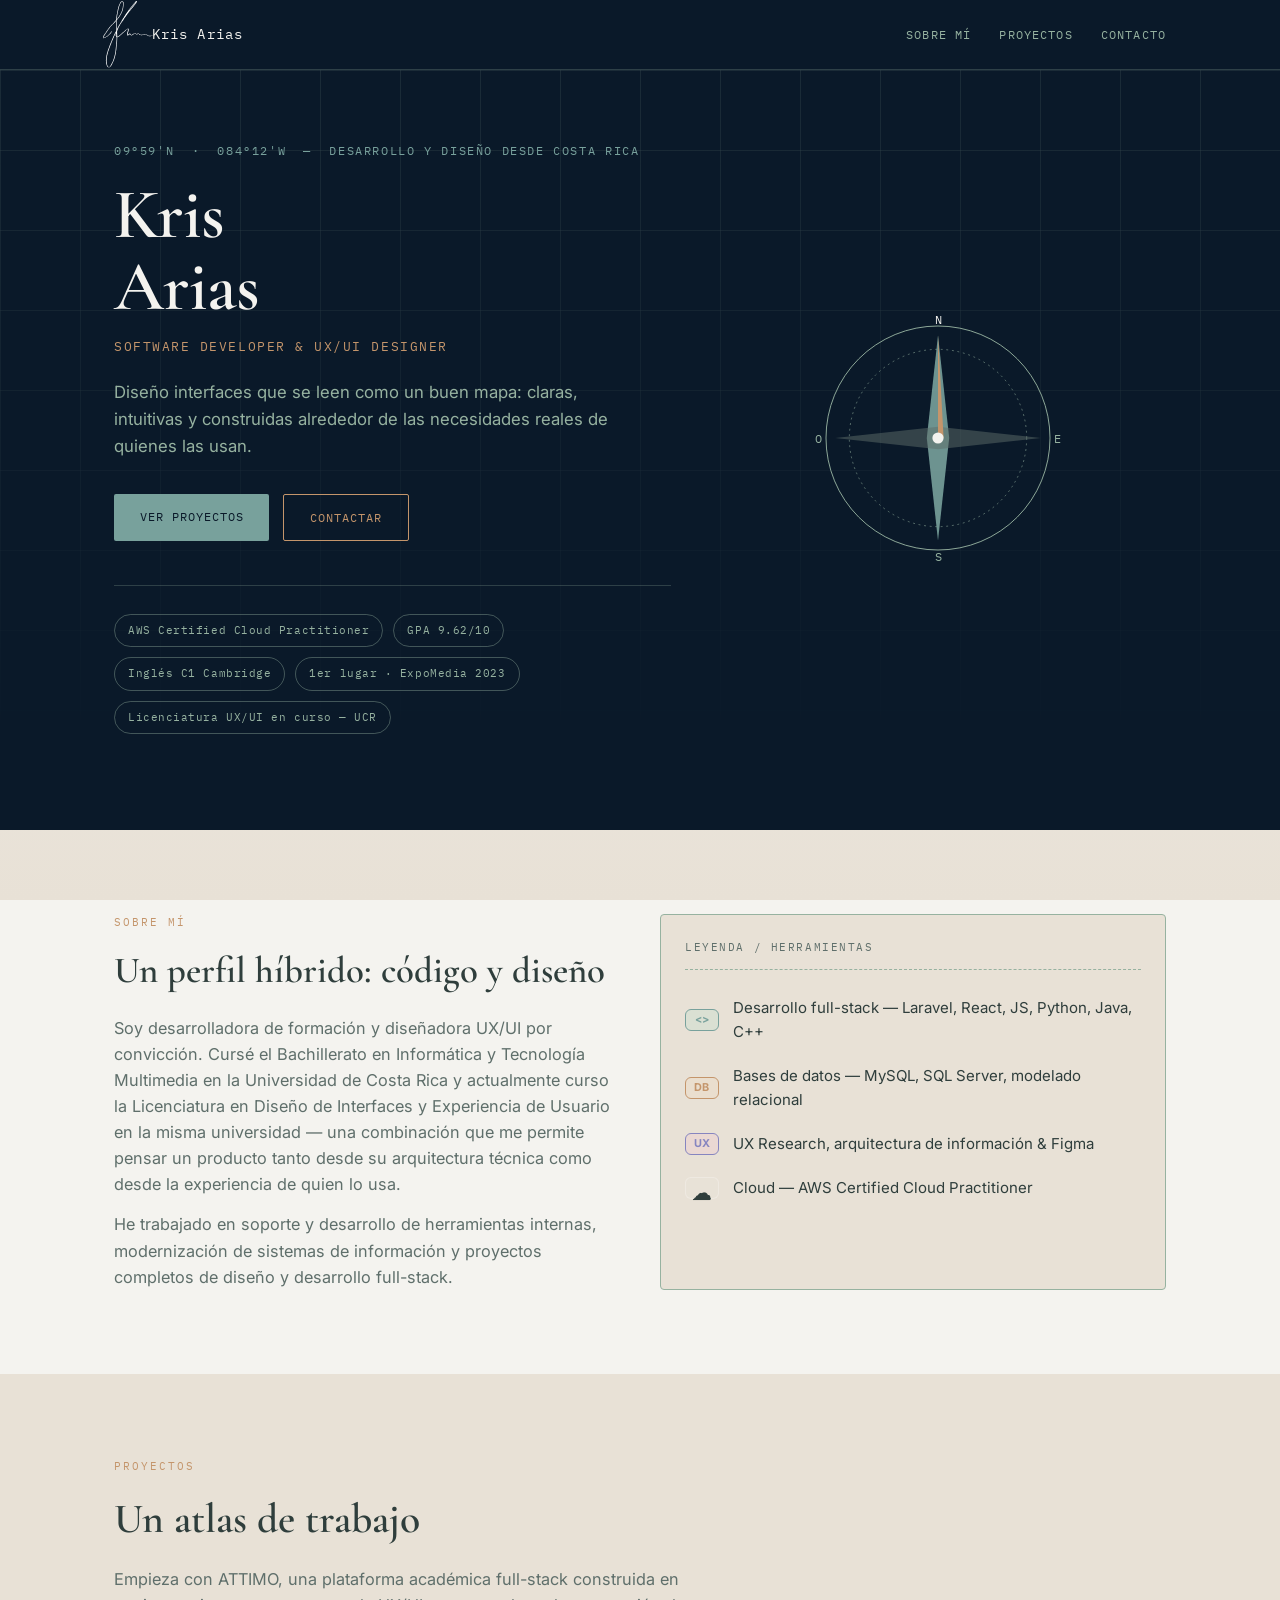
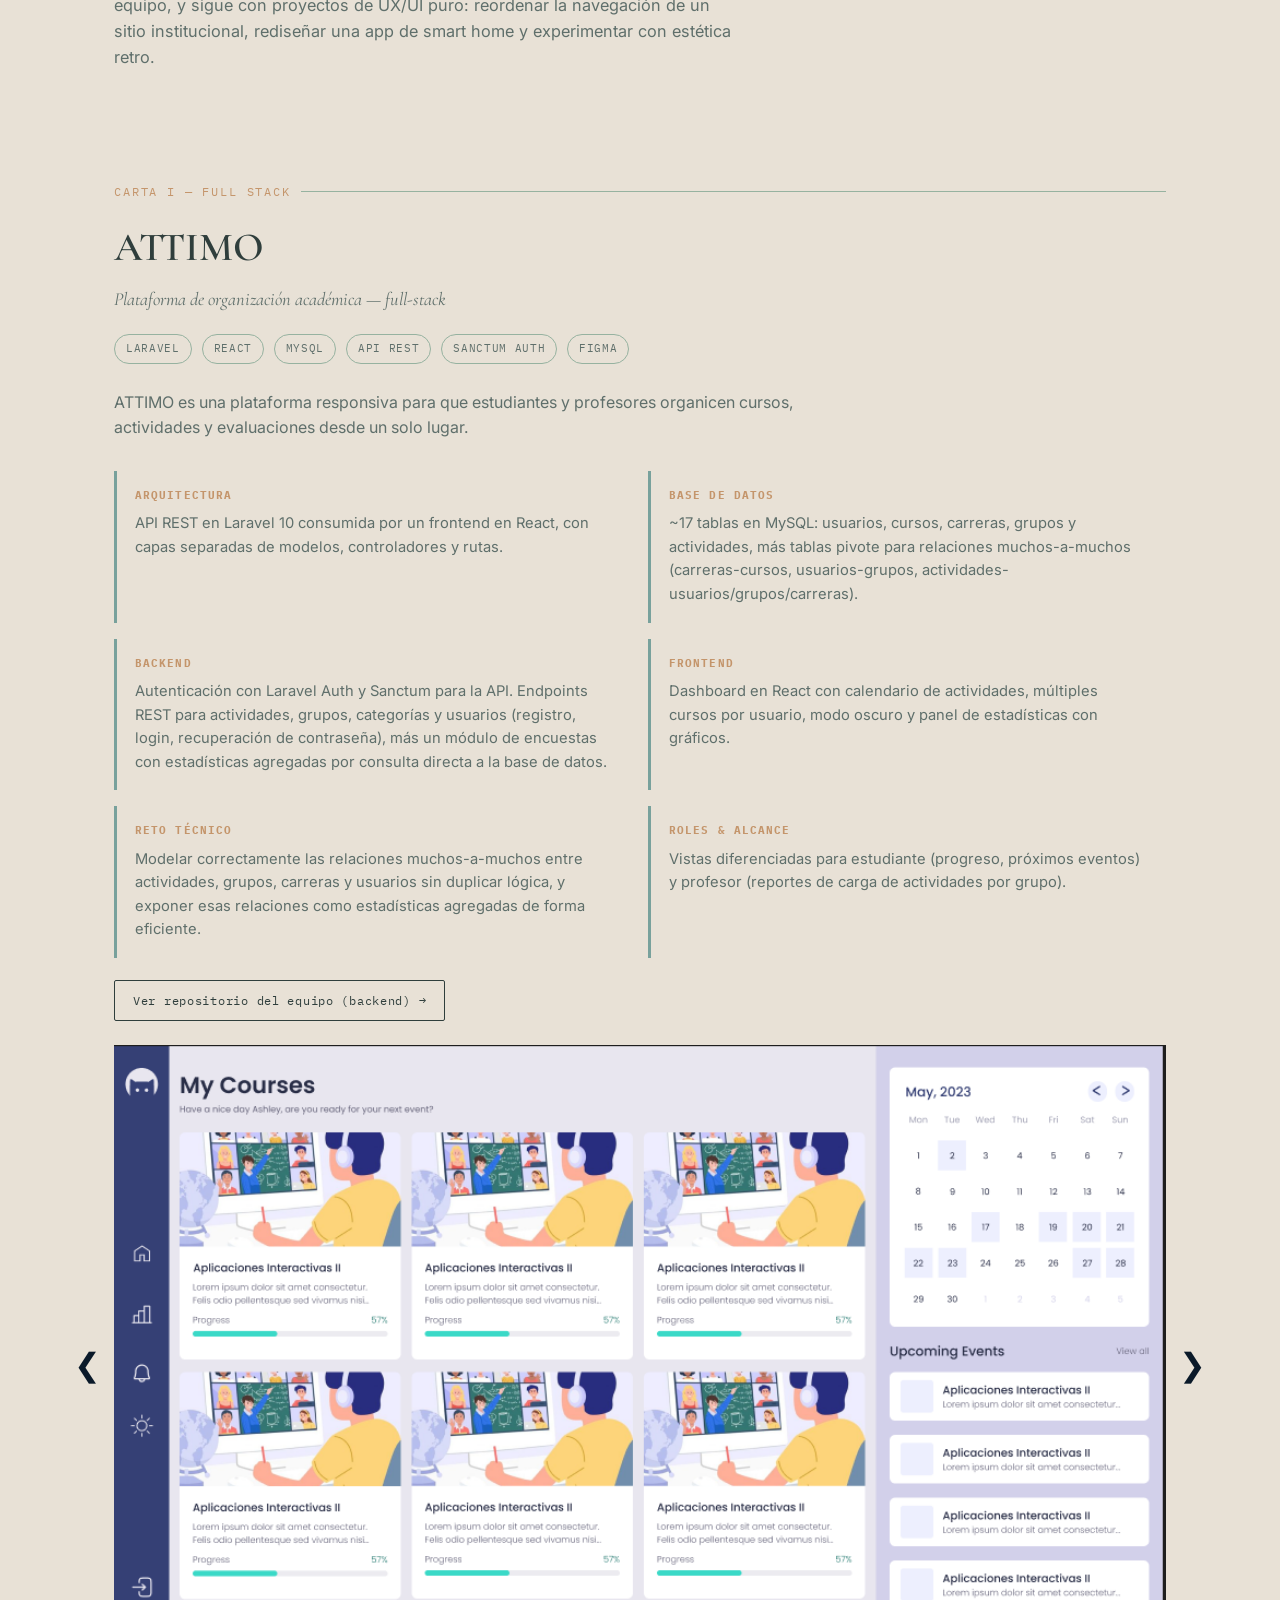
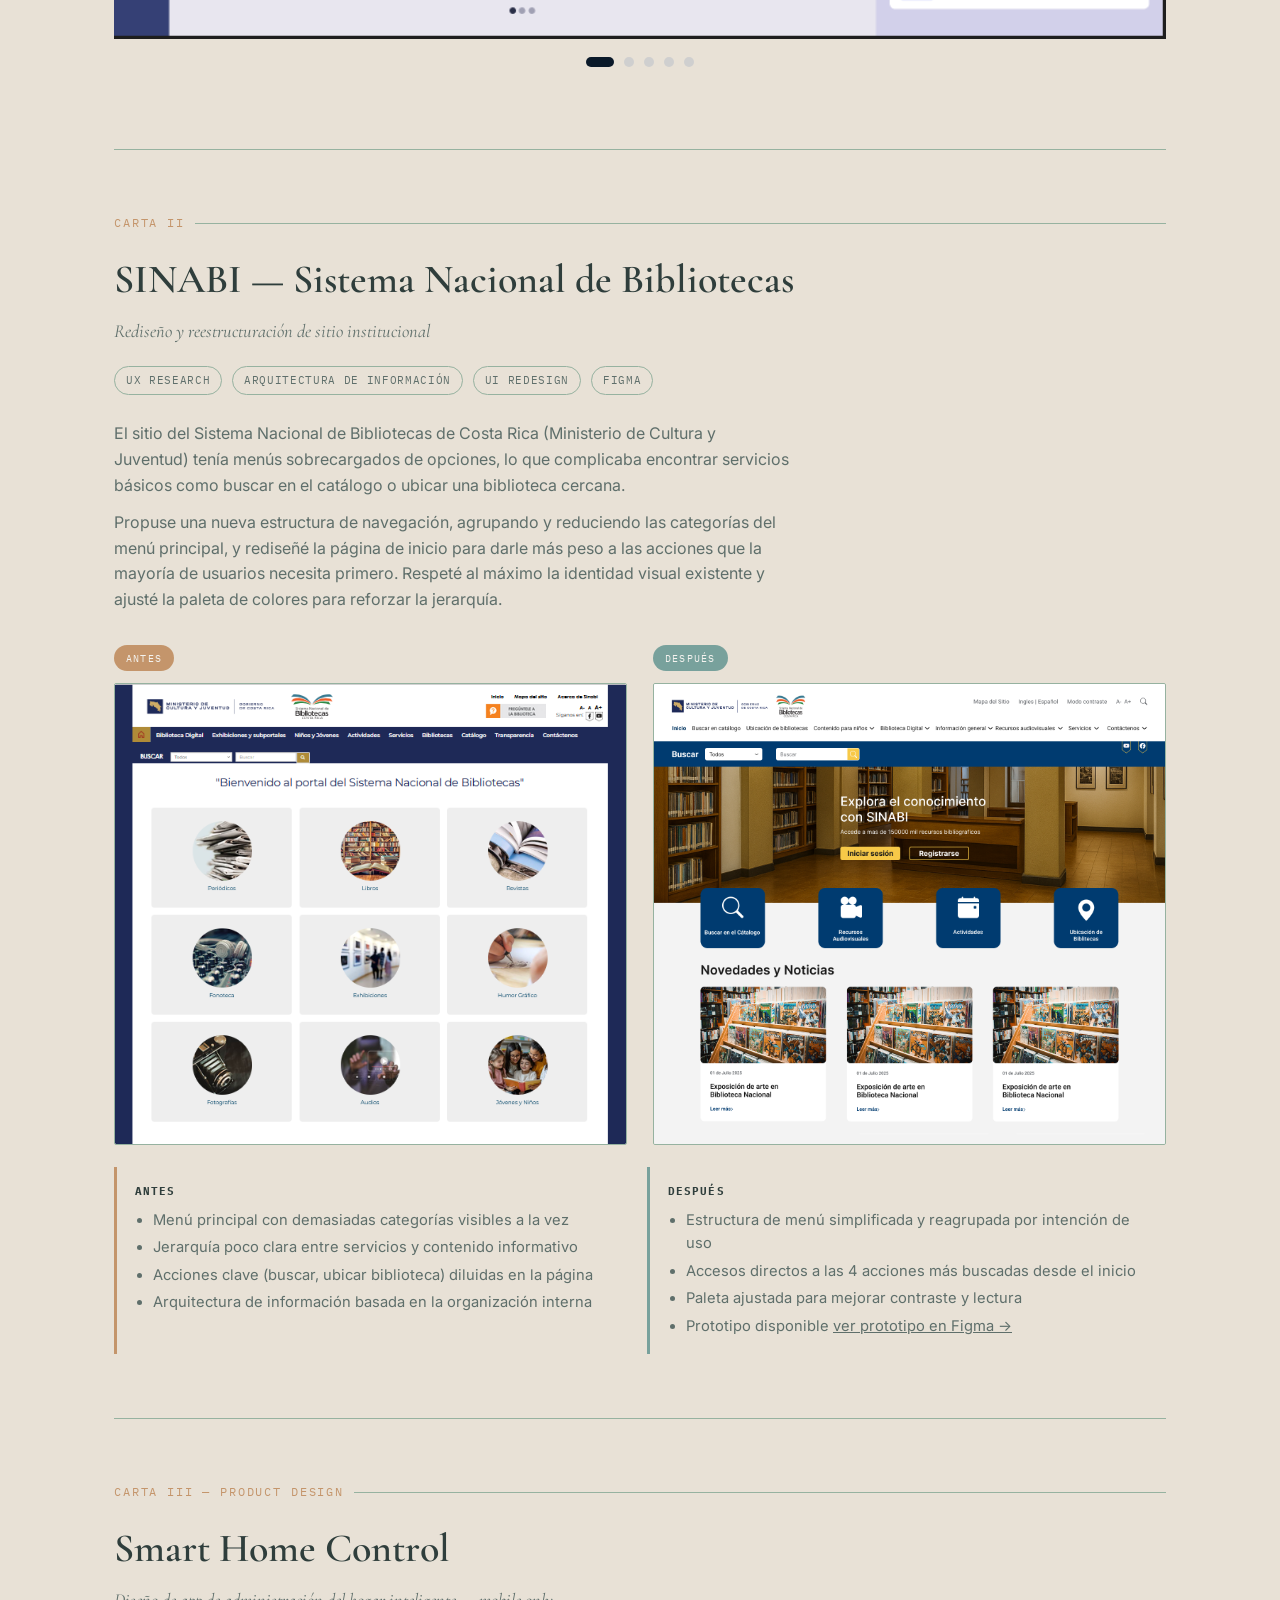
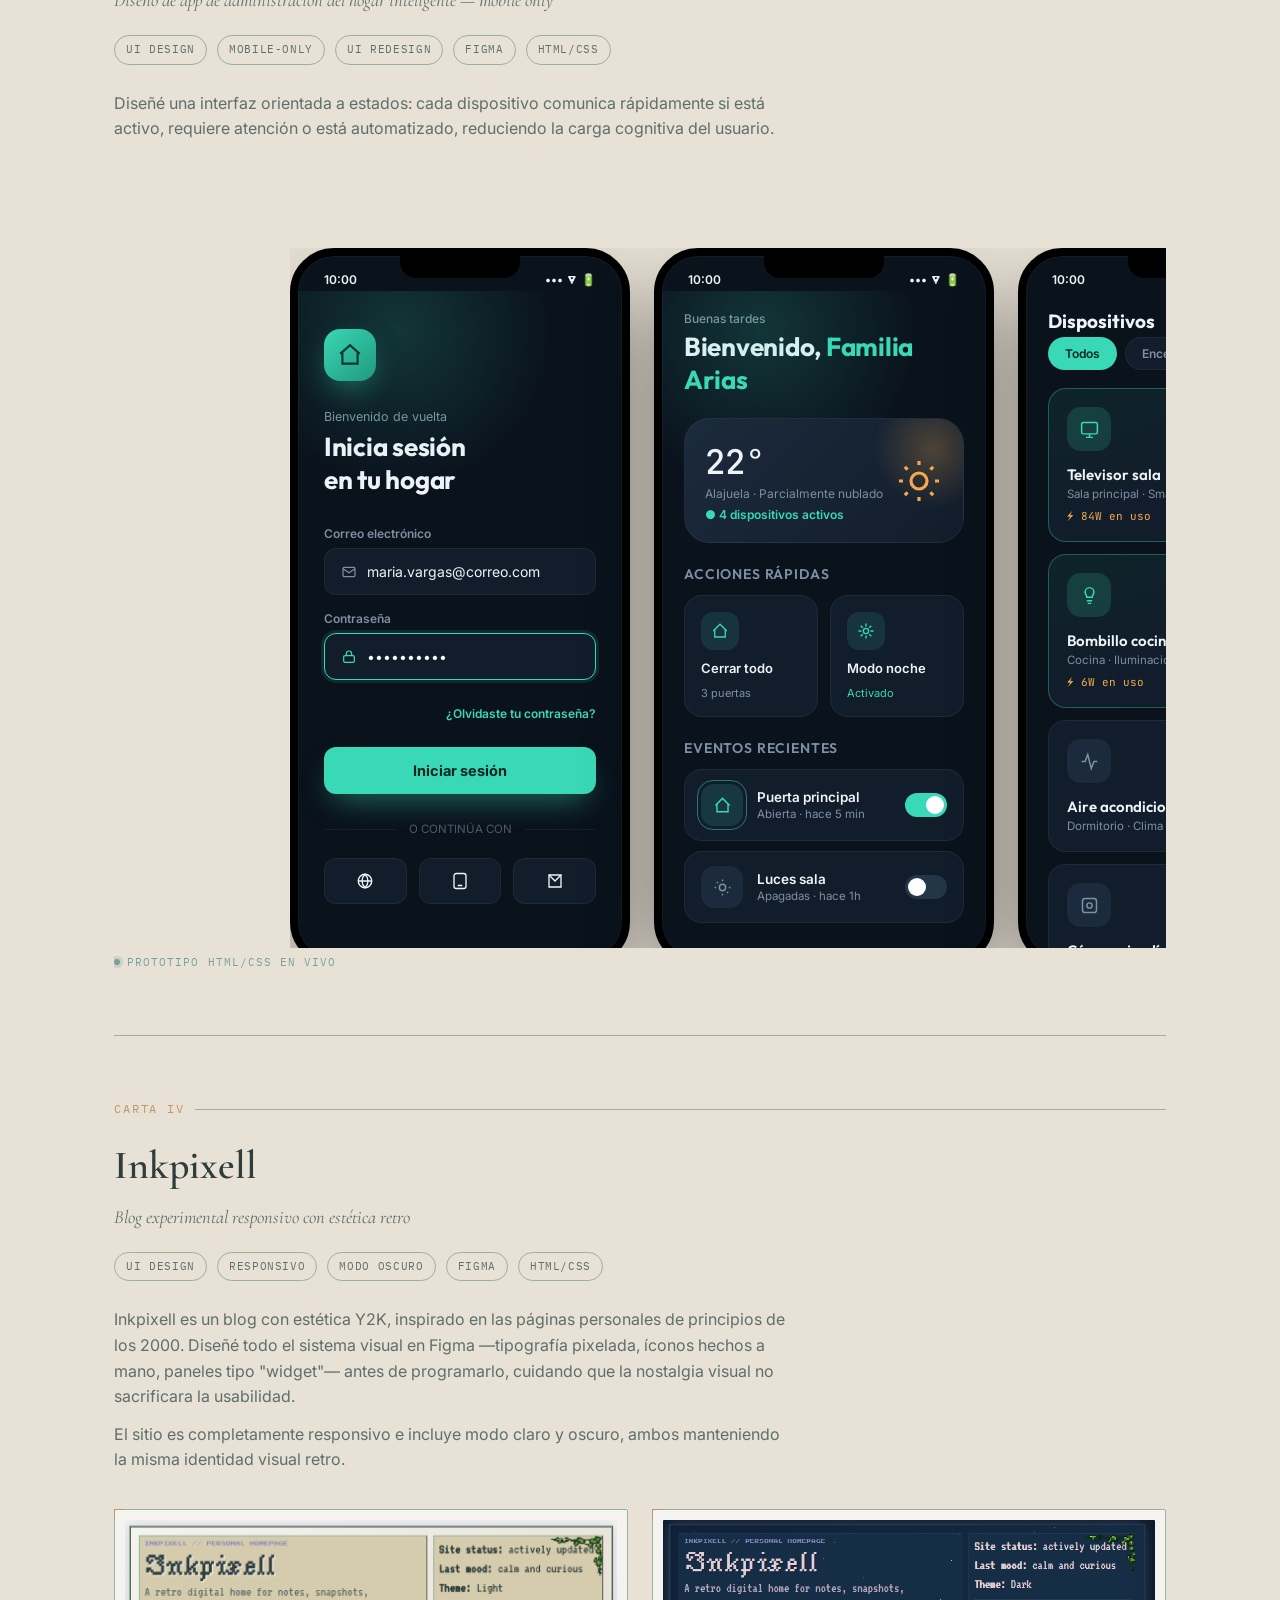
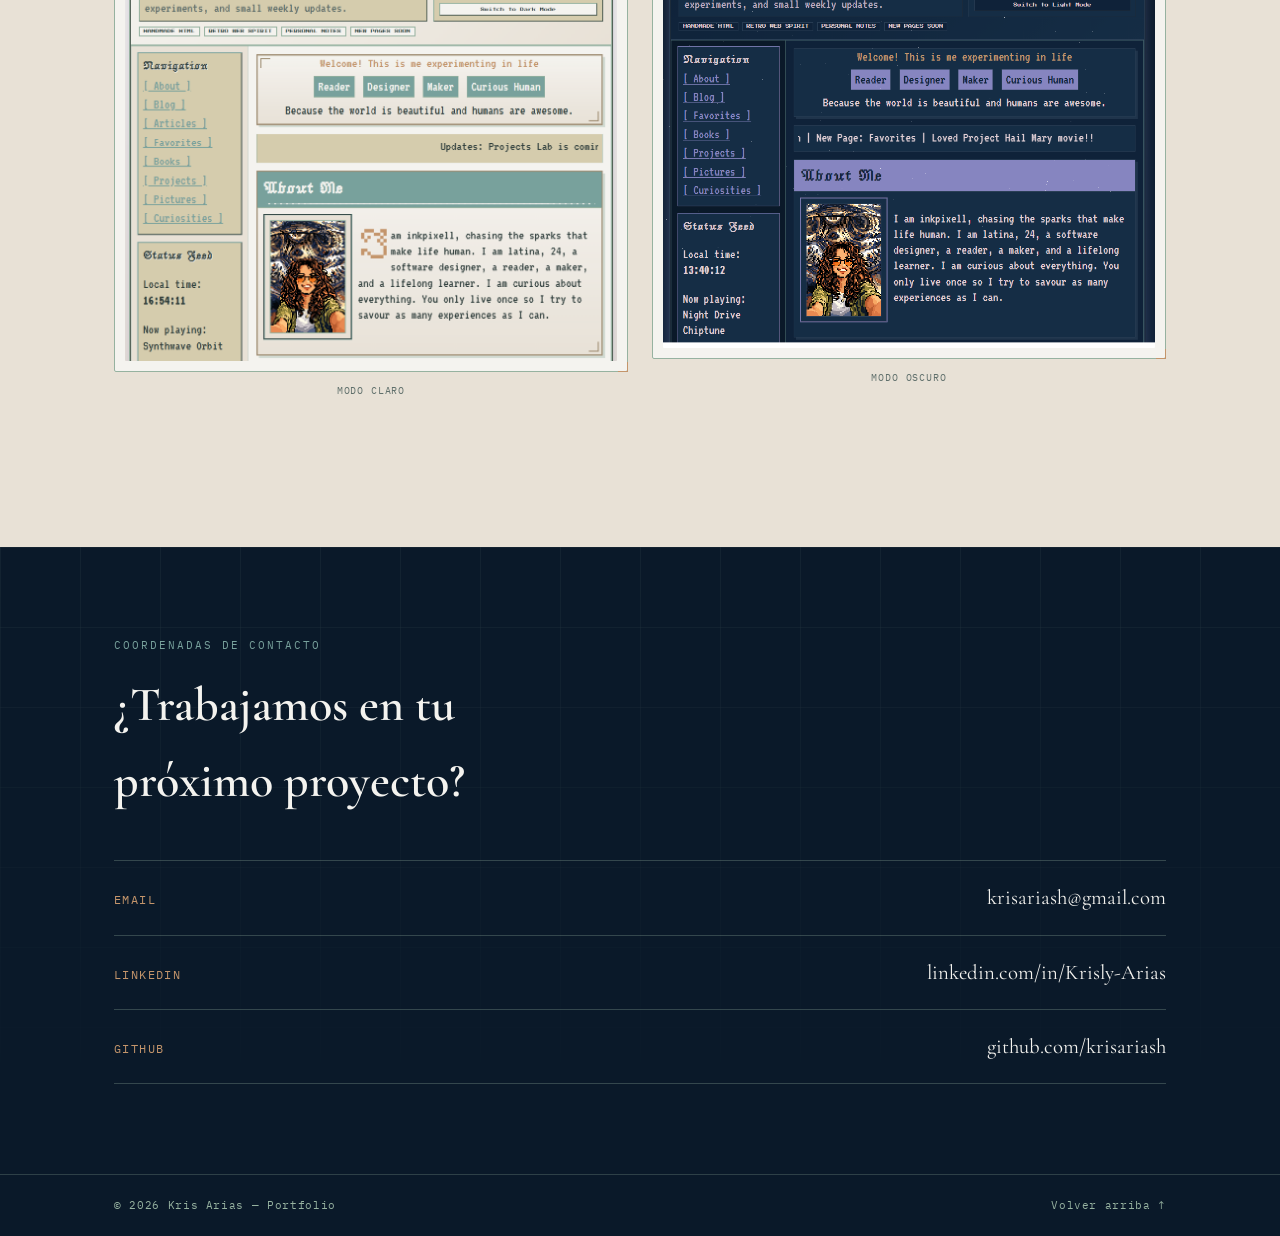
<file: index.html>
<!DOCTYPE html>
<html lang="es">
<head>
<meta charset="UTF-8">
<meta name="viewport" content="width=device-width, initial-scale=1.0">
<title>Kris Arias — Developer &amp; UX/UI Designer</title>
<link rel="preconnect" href="https://fonts.googleapis.com">
<link href="https://fonts.googleapis.com/css2?family=Cormorant+Garamond:ital,wght@0,400;0,500;0,600;1,500&family=Inter:wght@400;500;600;700&family=IBM+Plex+Mono:wght@400;500&display=swap" rel="stylesheet">
<link rel="stylesheet" href="portfolio.css">

</head>
<body>

<nav>
  <div class="nav-inner">
    <a class="brand" href="#top">
      <img class="brand-mark" src="images/firmav1W.svg" alt="Logo" />
      Kris Arias
    </a>
    <div class="nav-links">
      <a href="#sobre-mi">Sobre mí</a>
      <a href="#proyectos">Proyectos</a>
      <a href="#contacto">Contacto</a>
    </div>
  </div>
</nav>

<header class="hero" id="top">
  <div class="graticule"></div>
  <div class="wrap hero-inner">
    <div>
      <div class="hero-coords">09°59'N &nbsp;·&nbsp; 084°12'W &nbsp;—&nbsp; DESARROLLO Y DISEÑO DESDE COSTA RICA</div>
      <h1>Kris<br>Arias</h1>
      <div class="hero-role">Software Developer &amp; UX/UI Designer</div>
      <p class="hero-tagline">Diseño interfaces que se leen como un buen mapa: claras, intuitivas y construidas alrededor de las necesidades reales de quienes las usan.</p>
      <div class="hero-ctas">
        <a class="btn btn-primary" href="#proyectos">Ver proyectos</a>
        <a class="btn btn-outline" href="#contacto">Contactar</a>
      </div>
      <div class="credentials">
        <span class="credential">AWS Certified Cloud Practitioner</span>
        <span class="credential">GPA 9.62/10</span>
        <span class="credential">Inglés C1 Cambridge</span>
        <span class="credential">1er lugar · ExpoMedia 2023</span>
        <span class="credential">Licenciatura UX/UI en curso — UCR</span>
      </div>
    </div>
    <div class="compass-wrap">
      <svg class="compass" viewBox="0 0 300 300" fill="none">
        <circle cx="150" cy="150" r="120" stroke="#96B2A0" stroke-width="1"/>
        <circle cx="150" cy="150" r="95" stroke="#96B2A0" stroke-width="0.6" stroke-dasharray="2 4"/>
        <g class="spin">
          <path d="M150 40 L162 150 L150 260 L138 150 Z" fill="#78A19C" opacity="0.9"/>
          <path d="M40 150 L150 138 L260 150 L150 162 Z" fill="#5F6F6B" opacity="0.5"/>
          <path d="M150 40 L156 150 L150 150 Z" fill="#C4956B"/>
        </g>
        <circle cx="150" cy="150" r="6" fill="#F4F3EF"/>
        <text x="150" y="28" text-anchor="middle" fill="#F4F3EF" font-family="IBM Plex Mono" font-size="13">N</text>
        <text x="150" y="282" text-anchor="middle" fill="#96B2A0" font-family="IBM Plex Mono" font-size="13">S</text>
        <text x="278" y="155" text-anchor="middle" fill="#96B2A0" font-family="IBM Plex Mono" font-size="13">E</text>
        <text x="22" y="155" text-anchor="middle" fill="#96B2A0" font-family="IBM Plex Mono" font-size="13">O</text>
      </svg>
    </div>
  </div>
</header>

<section id="sobre-mi">
  <div class="wrap">
    <div class="about-grid">
      <div class="about-text">
        <div class="eyebrow">Sobre mí</div>
        <h2 style="font-family: var(--font-display); font-weight:600; font-size: clamp(1.7rem, 3.6vw, 2.3rem); margin-top:10px;">Un perfil híbrido: código y diseño</h2>
        <p>Soy desarrolladora de formación y diseñadora UX/UI por convicción. Cursé el Bachillerato en Informática y Tecnología Multimedia en la Universidad de Costa Rica y actualmente curso la Licenciatura en Diseño de Interfaces y Experiencia de Usuario en la misma universidad — una combinación que me permite pensar un producto tanto desde su arquitectura técnica como desde la experiencia de quien lo usa.</p>
        <p>He trabajado en soporte y desarrollo de herramientas internas, modernización de sistemas de información y proyectos completos de diseño y desarrollo full-stack.</p>
      </div>
     <div class="legend">
        <div class="legend-title">Leyenda / Herramientas</div>

        <div class="legend-item">
          <span class="legend-mark stack"><></span>
          Desarrollo full-stack — Laravel, React, JS, Python, Java, C++
        </div>

        <div class="legend-item">
          <span class="legend-mark data">DB</span>
          Bases de datos — MySQL, SQL Server, modelado relacional
        </div>

        <div class="legend-item">
          <span class="legend-mark ux">UX</span>
          UX Research, arquitectura de información &amp; Figma
        </div>

        <div class="legend-item">
          <span class="legend-mark cloud">☁</span>
          Cloud — AWS Certified Cloud Practitioner
        </div>
      </div>
    </div>
  </div>
</section>

<section id="proyectos" style="background: var(--light-secondary); padding-top: 0;">
  <div class="wrap">
    <div class="section-head" style="padding-top: 84px;">
      <div class="eyebrow">Proyectos</div>
      <h2>Un atlas de trabajo</h2>
      <p>Empieza con ATTIMO, una plataforma académica full-stack construida en equipo, y sigue con proyectos de UX/UI puro: reordenar la navegación de un sitio institucional, rediseñar una app de smart home y experimentar con estética retro.</p>
    </div>

    <!-- ATTIMO -->
    <article class="plate">
      <div class="plate-label">Carta I — Full Stack</div>
      <h3 class="plate-title">ATTIMO</h3>
      <p class="plate-subtitle">Plataforma de organización académica — full-stack</p>
      <div class="plate-meta">
        <span class="tag">Laravel</span>
        <span class="tag">React</span>
        <span class="tag">MySQL</span>
        <span class="tag">API REST</span>
        <span class="tag">Sanctum Auth</span>
        <span class="tag">Figma</span>
      </div>
      <div class="plate-body">
        <p>ATTIMO es una plataforma responsiva para que estudiantes y profesores organicen cursos, actividades y evaluaciones desde un solo lugar.</p>
      </div>
      <div class="tech-grid">
        <div class="tech-item">
          <h4>Arquitectura</h4>
          <p>API REST en Laravel 10 consumida por un frontend en React, con capas separadas de modelos, controladores y rutas.</p>
        </div>
        <div class="tech-item">
          <h4>Base de datos</h4>
          <p>~17 tablas en MySQL: usuarios, cursos, carreras, grupos y actividades, más tablas pivote para relaciones muchos-a-muchos (carreras-cursos, usuarios-grupos, actividades-usuarios/grupos/carreras).</p>
        </div>
        <div class="tech-item">
          <h4>Backend</h4>
          <p>Autenticación con Laravel Auth y Sanctum para la API. Endpoints REST para actividades, grupos, categorías y usuarios (registro, login, recuperación de contraseña), más un módulo de encuestas con estadísticas agregadas por consulta directa a la base de datos.</p>
        </div>
        <div class="tech-item">
          <h4>Frontend</h4>
          <p>Dashboard en React con calendario de actividades, múltiples cursos por usuario, modo oscuro y panel de estadísticas con gráficos.</p>
        </div>
        <div class="tech-item">
          <h4>Reto técnico</h4>
          <p>Modelar correctamente las relaciones muchos-a-muchos entre actividades, grupos, carreras y usuarios sin duplicar lógica, y exponer esas relaciones como estadísticas agregadas de forma eficiente.</p>
        </div>
        <div class="tech-item">
          <h4>Roles &amp; alcance</h4>
          <p>Vistas diferenciadas para estudiante (progreso, próximos eventos) y profesor (reportes de carga de actividades por grupo).</p>
        </div>
      </div>
      <a class="repo-link" href="https://github.com/allyprz/AttimoBackend" target="_blank" rel="noopener">Ver repositorio del equipo (backend) →</a>

<div class="project-carousel">

  <div class="carousel-slide active">
    <img src="images/attimo-dashboard.png" alt="Dashboard principal de ATTIMO">

  </div>

  <div class="carousel-slide">
    <img src="images/attimo-calendar.png" alt="Vista mobile de ATTIMO">

  </div>

  <div class="carousel-slide">
    <img src="images/attimo-Profile(1).png" alt="Reporte de actividades">

  </div>

  <div class="carousel-slide">
    <img src="images/attimo-Profile_ Dark.png" alt="Reporte de actividades">

  </div>

  <div class="carousel-slide">
    <img src="images/attimo-Statistics.png" alt="Reporte de actividades">

  </div>


<button class="carousel-btn prev" type="button">❮</button>
<button class="carousel-btn next" type="button">❯</button>

  <div class="carousel-dots"></div>

</div>

    </article>

    <!-- SINABI -->
    <article class="plate">
      <div class="plate-label">Carta II</div>
      <h3 class="plate-title">SINABI — Sistema Nacional de Bibliotecas</h3>
      <p class="plate-subtitle">Rediseño y reestructuración de sitio institucional</p>
      <div class="plate-meta">
        <span class="tag">UX Research</span>
        <span class="tag">Arquitectura de información</span>
        <span class="tag">UI Redesign</span>
        <span class="tag">Figma</span>
      </div>
      <div class="plate-body">
        <p>El sitio del Sistema Nacional de Bibliotecas de Costa Rica (Ministerio de Cultura y Juventud) tenía menús sobrecargados de opciones, lo que complicaba encontrar servicios básicos como buscar en el catálogo o ubicar una biblioteca cercana.</p>
        <p>Propuse una nueva estructura de navegación, agrupando y reduciendo las categorías del menú principal, y rediseñé la página de inicio para darle más peso a las acciones que la mayoría de usuarios necesita primero. Respeté al máximo la identidad visual existente y ajusté la paleta de colores para reforzar la jerarquía.</p>
      </div>
      <div class="compare-grid">
        <div class="compare-col">
          <span class="compare-tag before">Antes</span>
          <div class="chart-frame compare-img"><img src="images/sinabi-home-before.png" alt="Página principal original de SINABI, antes del rediseño"></div>
        </div>
        <div class="compare-col">
          <span class="compare-tag after">Después</span>
          <div class="chart-frame compare-img"><img src="images/sinabi-home.png" alt="Propuesta de rediseño de la página principal de SINABI"></div>
        </div>
      </div>
      <div class="before-after">
        <div class="ba-col">
          <h4>Antes</h4>
          <ul>
            <li>Menú principal con demasiadas categorías visibles a la vez</li>
            <li>Jerarquía poco clara entre servicios y contenido informativo</li>
            <li>Acciones clave (buscar, ubicar biblioteca) diluidas en la página</li>
            <li>Arquitectura de información basada en la organización interna</li>     
          </ul>
        </div>
        <div class="ba-col after">
          <h4>Después</h4>
          <ul>
            <li>Estructura de menú simplificada y reagrupada por intención de uso</li>
            <li>Accesos directos a las 4 acciones más buscadas desde el inicio</li>
            <li>Paleta ajustada para mejorar contraste y lectura</li>
            <li>
              Prototipo disponible 
              <a href="https://www.figma.com/proto/K9uHmSilbcLlQ2EE9NEpWZ/Home-Sinabi--Copy-?node-id=1-2&t=BlJbbLlPAc4NqvrY-1&scaling=min-zoom&content-scaling=fixed&page-id=0%3A1&starting-point-node-id=1%3A2" target="_blank" rel="noopener">
                ver prototipo en Figma →
              </a>
            </li>

          </ul>
        </div>
      </div>
    </article>

    <!-- SMART HOME -->
    <article class="plate">
      <div class="plate-label">Carta III — Product Design</div>
      <h3 class="plate-title">Smart Home Control</h3>
      <p class="plate-subtitle">Diseño de app de administración del hogar inteligente — mobile only</p>
      <div class="plate-meta">
        <span class="tag">UI Design</span>
        <span class="tag">Mobile-only</span>
        <span class="tag">UI Redesign</span>
        <span class="tag">Figma</span>
        <span class="tag">HTML/CSS</span>
      </div>
      <div class="plate-body">
        <p>
      Diseñé una interfaz orientada a estados: cada dispositivo comunica rápidamente si está activo, requiere atención o está automatizado, reduciendo la carga cognitiva del usuario.
        </p>
      </div>

     <div class="proto-showcase">
  <div class="proto-shell">
    <div class="chart-frame proto-frame">
      <iframe 
        src="smarthome_prototype.html" 
        title="Prototipo en vivo: inicio de sesión y habitaciones de Smart Home Control"
        loading="lazy">
      </iframe>
    </div>

    <div class="proto-meta">
      <span class="proto-live-badge">
        <span class="proto-live-dot"></span>
        Prototipo HTML/CSS en vivo
      </span>

      <a class="proto-open-link" href="smarthome_prototype.html" target="_blank" rel="noopener">
        Abrir en pestaña completa ↗
      </a>
    </div>
  </div>
</div>
    </article>

    <!-- INKPIXELL -->
    <article class="plate">
      <div class="plate-label">Carta IV</div>
      <h3 class="plate-title">Inkpixell</h3>
      <p class="plate-subtitle">Blog experimental responsivo con estética retro 
      </p>
      <div class="plate-meta">
        <span class="tag">UI Design</span>
        <span class="tag">Responsivo</span>
        <span class="tag">Modo oscuro</span>
        <span class="tag">Figma</span>
        <span class="tag">HTML/CSS</span>
      </div>
      <div class="plate-body">
        <p>Inkpixell es un blog con estética Y2K, inspirado en las páginas personales de principios de los 2000. Diseñé todo el sistema visual en Figma —tipografía pixelada, íconos hechos a mano, paneles tipo "widget"— antes de programarlo, cuidando que la nostalgia visual no sacrificara la usabilidad.</p>
        <p>El sitio es completamente responsivo e incluye modo claro y oscuro, ambos manteniendo la misma identidad visual retro.</p>
      </div>
      <div class="media-row two-up">
        <div>
          <div class="chart-frame"><img src="images/inkpixell-home.png" alt="Página principal de Inkpixell en modo claro"></div>
          <p class="plate-caption">Modo claro</p>
        </div>
        <div>
          <div class="chart-frame"><img src="images/inkpixell-home-dark.png.png" alt="Página principal de Inkpixell en modo oscuro"></div>
          <p class="plate-caption">Modo oscuro</p>
        </div>
      </div>

      
    </article>

  </div>
</section>

<section class="contact" id="contacto">
  <div class="graticule" style="opacity:0.2;"></div>
  <div class="wrap" style="position:relative; z-index:2;">
    <div class="eyebrow">Coordenadas de contacto</div>
    <h2>¿Trabajamos en tu próximo proyecto?</h2>
    <div class="contact-list">
      <a class="contact-item" href="mailto:krisariash@gmail.com">
        <span class="label">Email</span>
        <span class="value">krisariash@gmail.com</span>
      </a>
      <a class="contact-item" href="https://linkedin.com/in/Krisly-Arias" target="_blank" rel="noopener">
        <span class="label">LinkedIn</span>
        <span class="value">linkedin.com/in/Krisly-Arias</span>
      </a>
      <a class="contact-item" href="https://github.com/krisariash" target="_blank" rel="noopener">
        <span class="label">GitHub</span>
        <span class="value">github.com/krisariash</span>
      </a>
    </div>
  </div>
</section>

<footer>
  <div class="wrap footer-inner">
    <span>© 2026 Kris Arias — Portfolio</span>
    <a href="#top">Volver arriba ↑</a>
  </div>
</footer>

</body>
<script src="carrusel.js"></script>
</html>
</file>
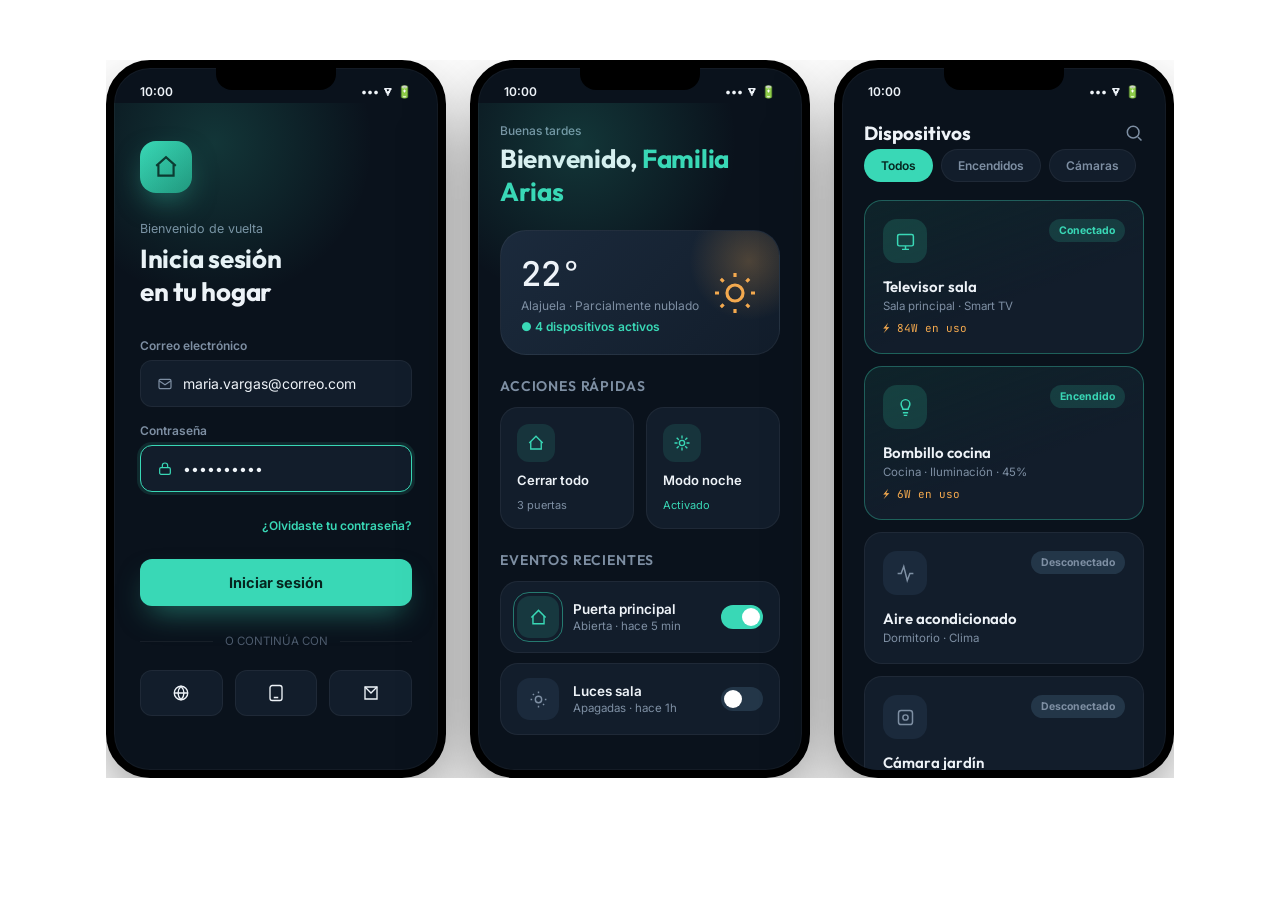
<file: smarthome_prototype.html>
<!DOCTYPE html>
<html lang="es">
<head>
<meta charset="UTF-8">
<title> Smart Home App</title>
<link rel="preconnect" href="https://fonts.googleapis.com">
<link href="https://fonts.googleapis.com/css2?family=Outfit:wght@400;500;600;700;800&family=Inter:wght@400;500;600&family=JetBrains+Mono:wght@400;500&display=swap" rel="stylesheet">
<style>
  :root{
    --bg-deep:#0A121C;
    --bg-surface:#121D2B;
    --bg-surface-2:#1B2A3C;
    --bg-surface-3:#233648;
    --accent-mint:#39D8B6;
    --accent-mint-dim:#1D6B5C;
    --accent-amber:#F4A94E;
    --accent-coral:#FF7A6B;
    --text-primary:#EEF3F8;
    --text-muted:#7E8FA3;
    --text-faint:#4C5A6C;
    --border-subtle:rgba(255,255,255,0.055);
    --radius-lg:26px;
    --radius-md:18px;
    --radius-sm:12px;
  }
  *{box-sizing:border-box; margin:0; padding:0;}
 body{
    background:transparent;
    font-family:'Inter', sans-serif;
    color:var(--text-primary);
    display:flex;
    flex-wrap:wrap;
    gap:56px;
    justify-content:center;
    align-items:flex-start;
    padding:60px 30px;
    width: 100%;
    height: 100%;
    margin: 0;
    overflow: hidden;
}


  .col{ display:flex; flex-direction:column; align-items:center; gap:18px; }
  .col-label{
    font-family:'Outfit', sans-serif;
    font-weight:600;
    font-size:13px;
    letter-spacing:0.08em;
    text-transform:uppercase;
    color:var(--text-muted);
  }
  .phone{
    width:340px;
    height:718px;
    background:var(--bg-deep);
    border-radius:44px;
    border:8px solid #000;
    box-shadow:0 30px 80px -20px rgba(0,0,0,0.7), inset 0 0 0 1px rgba(255,255,255,0.04);
    overflow:hidden;
    position:relative;
    display:flex;
    flex-direction:column;
  }
  .notch{
    position:absolute;
    top:0; left:50%; transform:translateX(-50%);
    width:120px; height:22px;
    background:#000;
    border-radius:0 0 16px 16px;
    z-index:20;
  }
  .status-bar{
    display:flex; justify-content:space-between; align-items:center;
    padding:16px 26px 4px;
    font-size:12px; font-weight:600; color:var(--text-primary);
  }
  .screen{ flex:1; display:flex; flex-direction:column; overflow:hidden; position:relative; }

  /* ambient glow */
  .ambient{
    position:absolute; top:-120px; left:-60px; width:320px; height:320px;
    background:radial-gradient(circle, rgba(57,216,182,0.18) 0%, rgba(57,216,182,0) 70%);
    pointer-events:none;
  }

  .content{ padding:20px 22px 100px; overflow-y:auto; flex:1; }

  /* ---- HOME SCREEN ---- */
  .greeting-eyebrow{
    font-size:12px; color:var(--text-muted); font-weight:500; margin-bottom:4px;
  }
  .greeting{
    font-family:'Outfit', sans-serif; font-size:26px; font-weight:700;
    margin-bottom:22px; letter-spacing:-0.01em;
  }
  .greeting span{ color:var(--accent-mint); }

  .weather-card{
    background:linear-gradient(135deg, var(--bg-surface-2), var(--bg-surface));
    border:1px solid var(--border-subtle);
    border-radius:var(--radius-lg);
    padding:20px;
    display:flex; justify-content:space-between; align-items:center;
    margin-bottom:22px;
    position:relative;
    overflow:hidden;
  }
  .weather-card::after{
    content:''; position:absolute; right:-30px; top:-30px; width:120px; height:120px;
    background:radial-gradient(circle, rgba(244,169,78,0.25), transparent 70%);
  }
  .weather-temp{ font-family:'JetBrains Mono', monospace; font-size:34px; font-weight:500; }
  .weather-label{ font-size:12px; color:var(--text-muted); margin-top:2px; }
  .weather-sub{ font-size:12px; color:var(--accent-mint); font-weight:600; margin-top:6px; }

  .section-title{
    font-family:'Outfit', sans-serif; font-weight:600; font-size:14px;
    color:var(--text-muted); margin:22px 0 12px; text-transform:uppercase; letter-spacing:0.06em;
  }

  .quick-grid{ display:grid; grid-template-columns:1fr 1fr; gap:12px; }
  .quick-card{
    background:var(--bg-surface); border:1px solid var(--border-subtle);
    border-radius:var(--radius-md); padding:16px;
    display:flex; flex-direction:column; gap:10px;
  }
  .quick-icon{
    width:38px; height:38px; border-radius:12px;
    display:flex; align-items:center; justify-content:center;
    background:rgba(57,216,182,0.12);
  }
  .quick-icon.off{ background:rgba(126,143,163,0.12); }
  .quick-name{ font-size:13px; font-weight:600; }
  .quick-status{ font-size:11px; color:var(--text-muted); }
  .quick-status.on{ color:var(--accent-mint); }

  .device-row{
    display:flex; align-items:center; gap:14px;
    background:var(--bg-surface); border:1px solid var(--border-subtle);
    border-radius:var(--radius-md); padding:14px 16px; margin-bottom:10px;
  }
  .device-icon-wrap{
    width:42px; height:42px; border-radius:13px;
    display:flex; align-items:center; justify-content:center;
    background:var(--bg-surface-2); position:relative; flex-shrink:0;
  }
  .device-icon-wrap.active{
    background:rgba(57,216,182,0.14);
  }
  .pulse-ring{
    position:absolute; inset:-4px; border-radius:16px;
    border:1.5px solid var(--accent-mint); opacity:0.5;
  }
  .device-info{ flex:1; }
  .device-name{ font-size:13.5px; font-weight:600; }
  .device-room{ font-size:11.5px; color:var(--text-muted); margin-top:2px; }
  .toggle{
    width:42px; height:24px; border-radius:20px; background:var(--bg-surface-3);
    position:relative; flex-shrink:0;
  }
  .toggle.on{ background:var(--accent-mint); }
  .toggle::after{
    content:''; position:absolute; top:3px; left:3px; width:18px; height:18px;
    border-radius:50%; background:#fff; transition:0.2s;
  }
  .toggle.on::after{ left:21px; }

  .bottom-nav{
    position:absolute; bottom:0; left:0; right:0;
    background:rgba(18,29,43,0.92); backdrop-filter:blur(20px);
    border-top:1px solid var(--border-subtle);
    display:flex; justify-content:space-around; align-items:center;
    padding:14px 10px 20px;
  }
  .nav-item{ display:flex; flex-direction:column; align-items:center; gap:5px; }
  .nav-label{ font-size:10px; color:var(--text-faint); font-weight:500; }
  .nav-item.active .nav-label{ color:var(--accent-mint); font-weight:600; }
  .nav-dot{ width:4px; height:4px; border-radius:50%; background:var(--accent-mint); }

  /* ---- DEVICES SCREEN ---- */
  .top-header{
    padding:18px 22px 14px;
    display:flex; align-items:center; justify-content:space-between;
  }
  .top-title{ font-family:'Outfit', sans-serif; font-weight:700; font-size:19px; }
  .filter-row{ display:flex; gap:8px; padding:0 22px 16px; }
  .filter-pill{
    font-size:12px; font-weight:600; padding:8px 16px; border-radius:20px;
    background:var(--bg-surface); color:var(--text-muted); border:1px solid var(--border-subtle);
  }
  .filter-pill.active{ background:var(--accent-mint); color:#06251F; border-color:transparent; }

  .device-card{
    background:var(--bg-surface);
    border:1px solid var(--border-subtle);
    border-radius:var(--radius-md);
    padding:18px;
    margin-bottom:12px;
    position:relative;
    overflow:hidden;
  }
  .device-card.active{
    border-color:rgba(57,216,182,0.35);
    background:linear-gradient(160deg, rgba(57,216,182,0.09), var(--bg-surface) 60%);
  }
  .dc-top{ display:flex; justify-content:space-between; align-items:flex-start; margin-bottom:14px; }
  .dc-icon{
    width:44px; height:44px; border-radius:14px;
    display:flex; align-items:center; justify-content:center;
    background:var(--bg-surface-2);
  }
  .device-card.active .dc-icon{ background:rgba(57,216,182,0.16); }
  .dc-status-pill{
    font-size:10.5px; font-weight:700; padding:5px 10px; border-radius:20px;
    background:var(--bg-surface-3); color:var(--text-muted);
  }
  .dc-status-pill.on{ background:rgba(57,216,182,0.16); color:var(--accent-mint); }
  .dc-name{ font-family:'Outfit', sans-serif; font-weight:600; font-size:15px; margin-bottom:3px; }
  .dc-meta{ font-size:11.5px; color:var(--text-muted); }
  .dc-stat{ font-family:'JetBrains Mono', monospace; font-size:11px; color:var(--accent-amber); margin-top:8px; }

  .fab{
    position:absolute; bottom:96px; right:22px;
    width:54px; height:54px; border-radius:18px;
    background:var(--accent-mint);
    display:flex; align-items:center; justify-content:center;
    box-shadow:0 10px 30px -6px rgba(57,216,182,0.55);
  }

  svg{ display:block; }


/* ===== LOGIN SCREEN ===== */
  .login-content{ padding:38px 26px 30px; display:flex; flex-direction:column; flex:1; }
  .brand-mark{
    width:52px; height:52px; border-radius:16px;
    background:linear-gradient(135deg, var(--accent-mint), #1D8F76);
    display:flex; align-items:center; justify-content:center;
    margin-bottom:28px;
    box-shadow:0 12px 30px -8px rgba(57,216,182,0.5);
  }
  .login-eyebrow{ font-size:12.5px; color:var(--text-muted); margin-bottom:6px; }
  .login-title{ font-family:'Outfit', sans-serif; font-weight:700; font-size:26px; margin-bottom:30px; letter-spacing:-0.01em; }

  .field-group{ margin-bottom:16px; }
  .field-label{ font-size:12px; font-weight:600; color:var(--text-muted); margin-bottom:7px; display:block; }
  .field{
    background:var(--bg-surface); border:1px solid var(--border-subtle);
    border-radius:var(--radius-sm); padding:14px 16px;
    display:flex; align-items:center; gap:10px;
  }
  .field.focused{ border-color:var(--accent-mint); box-shadow:0 0 0 3px rgba(57,216,182,0.12); }
  .field .input-fake{ font-size:14px; color:var(--text-faint); }
  .field-text{ font-size:14px; color:var(--text-faint); }
  .field-text.filled{ color:var(--text-primary); }

  .forgot{ text-align:right; font-size:12px; color:var(--accent-mint); font-weight:600; margin:10px 0 26px; }

  .btn-primary{
    background:var(--accent-mint); color:#06251F; text-align:center;
    padding:15px; border-radius:var(--radius-sm); font-weight:700; font-size:14.5px;
    box-shadow:0 14px 30px -10px rgba(57,216,182,0.5); margin-bottom:22px;
  }

  .divider{ display:flex; align-items:center; gap:12px; margin:6px 0 22px; }
  .divider-line{ flex:1; height:1px; background:var(--border-subtle); }
  .divider-text{ font-size:11.5px; color:var(--text-faint); }

  .social-row{ display:flex; gap:12px; margin-bottom:auto; }
  .social-btn{
    flex:1; background:var(--bg-surface); border:1px solid var(--border-subtle);
    border-radius:var(--radius-sm); padding:13px; display:flex; align-items:center; justify-content:center;
  }

  .signup-row{ text-align:center; font-size:13px; color:var(--text-muted); padding-top:16px; }
  .signup-row b{ color:var(--accent-mint); font-weight:700; }

  /* ===== HABITACIONES SCREEN ===== */
  .top-header{ padding:18px 22px 4px; display:flex; align-items:center; justify-content:space-between; }
  .top-title{ font-family:'Outfit', sans-serif; font-weight:700; font-size:19px; }
  .top-sub{ font-size:12px; color:var(--text-muted); margin-top:3px; }
  .add-btn{
    width:36px; height:36px; border-radius:11px; background:var(--bg-surface);
    border:1px solid var(--border-subtle); display:flex; align-items:center; justify-content:center;
  }

  .room-grid{ padding:18px 22px 100px; display:grid; grid-template-columns:1fr 1fr; gap:14px; overflow-y:auto; flex:1; }
  .room-card{
    border-radius:var(--radius-md); overflow:hidden; position:relative; height:168px;
    display:flex; flex-direction:column; justify-content:flex-end; padding:14px;
    border:1px solid var(--border-subtle);
  }
  .room-card.sala{ background:linear-gradient(160deg, #2C4A5E, #16222E); }
  .room-card.cocina{ background:linear-gradient(160deg, #4A3E2C, #221A12); }
  .room-card.dormitorio{ background:linear-gradient(160deg, #3A2C4E, #1A1522); }
  .room-card.exterior{ background:linear-gradient(160deg, #1F4A3A, #101E18); }

  .room-card::before{
    content:''; position:absolute; inset:0;
    background:linear-gradient(180deg, rgba(0,0,0,0) 40%, rgba(0,0,0,0.55) 100%);
  }
  .room-active-badge{
    position:absolute; top:12px; left:12px; z-index:2;
    background:rgba(57,216,182,0.85); color:#06251F; font-size:10px; font-weight:700;
    padding:4px 9px; border-radius:20px; display:flex; align-items:center; gap:4px;
  }
  .room-dot{ width:5px; height:5px; border-radius:50%; background:#06251F; }
  .room-name{ font-family:'Outfit', sans-serif; font-weight:600; font-size:15px; z-index:2; position:relative; }
  .room-meta{ font-size:11.5px; color:rgba(255,255,255,0.75); z-index:2; position:relative; margin-top:2px; }

  .bottom-nav{
    position:absolute; bottom:0; left:0; right:0;
    background:rgba(18,29,43,0.92); backdrop-filter:blur(20px);
    border-top:1px solid var(--border-subtle);
    display:flex; justify-content:space-around; align-items:center;
    padding:14px 10px 20px;
  }
  .nav-item{ display:flex; flex-direction:column; align-items:center; gap:5px; }
  .nav-item.active svg{ stroke:var(--accent-mint); }
  .nav-dot{ width:4px; height:4px; border-radius:50%; background:var(--accent-mint); }



.app-scroll {
display: flex;
flex-direction: row;
flex-wrap: nowrap;
overflow-x: auto;
overflow-y: hidden;
scroll-snap-type: x mandatory;
gap: 24px;
}
.vsc-initialized {
    margin:0 !important;
    padding:0 !important;
}
.screen {
  flex: 0 0 100vw;
  height: 100vh;
  scroll-snap-align: start;
}

</style>
</head>
<body>

<div class="app-scroll">

<div class="col" class="screen">
  <div class="phone">
    <div class="notch"></div>
    <div class="status-bar"><span>10:00</span><span>••• ⛛ 🔋</span></div>
    <div class="screen">
      <div class="ambient"></div>
      <div class="login-content">
        <div class="brand-mark">
          <svg width="26" height="26" viewBox="0 0 24 24" fill="none" stroke="#06251F" stroke-width="2"><path d="M3 11l9-8 9 8"/><path d="M5 10v10h14V10"/></svg>
        </div>
        <div class="login-eyebrow">Bienvenido de vuelta</div>
        <div class="login-title">Inicia sesión<br>en tu hogar</div>

        <div class="field-group">
          <span class="field-label">Correo electrónico</span>
          <div class="field">
            <svg width="16" height="16" viewBox="0 0 24 24" fill="none" stroke="#7E8FA3" stroke-width="1.8"><rect x="3" y="5" width="18" height="14" rx="2"/><path d="M3 7l9 6 9-6"/></svg>
            <span class="field-text filled">maria.vargas@correo.com</span>
          </div>
        </div>

        <div class="field-group">
          <span class="field-label">Contraseña</span>
          <div class="field focused">
            <svg width="16" height="16" viewBox="0 0 24 24" fill="none" stroke="#39D8B6" stroke-width="1.8"><rect x="4" y="10" width="16" height="10" rx="2"/><path d="M8 10V7a4 4 0 018 0v3"/></svg>
            <span class="field-text filled">••••••••••</span>
          </div>
        </div>

        <div class="forgot">¿Olvidaste tu contraseña?</div>

        <div class="btn-primary">Iniciar sesión</div>

        <div class="divider">
          <div class="divider-line"></div>
          <div class="divider-text">O CONTINÚA CON</div>
          <div class="divider-line"></div>
        </div>

        <div class="social-row">
          <div class="social-btn"><svg width="18" height="18" viewBox="0 0 24 24" fill="none" stroke="#EEF3F8" stroke-width="1.8"><circle cx="12" cy="12" r="9"/><path d="M3 12h18M12 3c2.5 2.5 4 5.5 4 9s-1.5 6.5-4 9c-2.5-2.5-4-5.5-4-9s1.5-6.5 4-9z"/></svg></div>
          <div class="social-btn"><svg width="18" height="18" viewBox="0 0 24 24" fill="none" stroke="#EEF3F8" stroke-width="1.8"><rect x="4" y="2" width="16" height="20" rx="3"/><path d="M9 18h6"/></svg></div>
          <div class="social-btn"><svg width="18" height="18" viewBox="0 0 24 24" fill="none" stroke="#EEF3F8" stroke-width="1.8"><path d="M4 4h16v16H4z"/><path d="M4 4l8 8 8-8"/></svg></div>
        </div>

        <div class="signup-row">¿No tienes cuenta? <b>Regístrate</b></div>
      </div>
    </div>
  </div>
</div>

<div class="col" class="screen">
  <div class="phone">
    <div class="notch"></div>
    <div class="status-bar"><span>10:00</span><span>••• ⛛ 🔋</span></div>
    <div class="screen">
      <div class="ambient"></div>
      <div class="content">
        <div class="greeting-eyebrow">Buenas tardes</div>
        <div class="greeting">Bienvenido, <span>Familia Arias</span></div>

        <div class="weather-card">
          <div>
            <div class="weather-temp">22°</div>
            <div class="weather-label">Alajuela · Parcialmente nublado</div>
            <div class="weather-sub">● 4 dispositivos activos</div>
          </div>
          <svg width="48" height="48" viewBox="0 0 24 24" fill="none" stroke="#F4A94E" stroke-width="1.6"><circle cx="12" cy="12" r="4"/><path d="M12 2v2M12 20v2M4.9 4.9l1.4 1.4M17.7 17.7l1.4 1.4M2 12h2M20 12h2M4.9 19.1l1.4-1.4M17.7 6.3l1.4-1.4"/></svg>
        </div>

        <div class="section-title">Acciones rápidas</div>
        <div class="quick-grid">
          <div class="quick-card">
            <div class="quick-icon"><svg width="18" height="18" viewBox="0 0 24 24" fill="none" stroke="#39D8B6" stroke-width="1.8"><path d="M3 12l9-9 9 9"/><path d="M5 10v10h14V10"/></svg></div>
            <div class="quick-name">Cerrar todo</div>
            <div class="quick-status">3 puertas</div>
          </div>
          <div class="quick-card">
            <div class="quick-icon"><svg width="18" height="18" viewBox="0 0 24 24" fill="none" stroke="#39D8B6" stroke-width="1.8"><path d="M12 2v4M12 18v4M4.9 4.9l2.8 2.8M16.3 16.3l2.8 2.8M2 12h4M18 12h4M4.9 19.1l2.8-2.8M16.3 7.7l2.8-2.8"/><circle cx="12" cy="12" r="3.5"/></svg></div>
            <div class="quick-name">Modo noche</div>
            <div class="quick-status on">Activado</div>
          </div>
        </div>

        <div class="section-title">Eventos recientes</div>
        <div class="device-row">
          <div class="device-icon-wrap active">
            <div class="pulse-ring"></div>
            <svg width="19" height="19" viewBox="0 0 24 24" fill="none" stroke="#39D8B6" stroke-width="1.8"><path d="M3 12l9-9 9 9"/><path d="M5 10v10h14V10"/></svg>
          </div>
          <div class="device-info">
            <div class="device-name">Puerta principal</div>
            <div class="device-room">Abierta · hace 5 min</div>
          </div>
          <div class="toggle on"></div>
        </div>
        <div class="device-row">
          <div class="device-icon-wrap">
            <svg width="19" height="19" viewBox="0 0 24 24" fill="none" stroke="#7E8FA3" stroke-width="1.8"><circle cx="12" cy="12" r="4"/><path d="M12 2v2M12 20v2M4.9 4.9l1.4 1.4M17.7 17.7l1.4 1.4M2 12h2M20 12h2"/></svg>
          </div>
          <div class="device-info">
            <div class="device-name">Luces sala</div>
            <div class="device-room">Apagadas · hace 1h</div>
          </div>
          <div class="toggle"></div>
        </div>
      </div>

      <div class="bottom-nav">
        <div class="nav-item active">
          <svg width="20" height="20" viewBox="0 0 24 24" fill="none" stroke="#39D8B6" stroke-width="1.8"><path d="M3 11l9-8 9 8"/><path d="M5 10v10h14V10"/></svg>
          <div class="nav-dot"></div>
        </div>
        <div class="nav-item">
          <svg width="20" height="20" viewBox="0 0 24 24" fill="none" stroke="#4C5A6C" stroke-width="1.8"><rect x="4" y="4" width="7" height="7" rx="1.5"/><rect x="13" y="4" width="7" height="7" rx="1.5"/><rect x="4" y="13" width="7" height="7" rx="1.5"/><rect x="13" y="13" width="7" height="7" rx="1.5"/></svg>
        </div>
        <div class="nav-item">
          <svg width="20" height="20" viewBox="0 0 24 24" fill="none" stroke="#4C5A6C" stroke-width="1.8"><path d="M12 2C8 2 5 5.5 5 9.5c0 5 7 12.5 7 12.5s7-7.5 7-12.5C19 5.5 16 2 12 2z"/><circle cx="12" cy="9.5" r="2.2"/></svg>
        </div>
        <div class="nav-item">
          <svg width="20" height="20" viewBox="0 0 24 24" fill="none" stroke="#4C5A6C" stroke-width="1.8"><circle cx="12" cy="8" r="3.5"/><path d="M5 21c0-4 3-6.5 7-6.5s7 2.5 7 6.5"/></svg>
        </div>
      </div>
    </div>
  </div>
</div>

<div class="col" class="screen">
  <div class="phone">
    <div class="notch"></div>
    <div class="status-bar"><span>10:00</span><span>••• ⛛ 🔋</span></div>
    <div class="screen">
      <div class="top-header">
        <div class="top-title">Dispositivos</div>
        <svg width="20" height="20" viewBox="0 0 24 24" fill="none" stroke="#7E8FA3" stroke-width="1.8"><circle cx="11" cy="11" r="7"/><path d="M21 21l-4.3-4.3"/></svg>
      </div>
      <div class="filter-row">
        <div class="filter-pill active">Todos</div>
        <div class="filter-pill">Encendidos</div>
        <div class="filter-pill">Cámaras</div>
      </div>

      <div class="content" style="padding-top:2px;">
        <div class="device-card active">
          <div class="dc-top">
            <div class="dc-icon"><svg width="21" height="21" viewBox="0 0 24 24" fill="none" stroke="#39D8B6" stroke-width="1.7"><rect x="3" y="4" width="18" height="13" rx="2"/><path d="M8 21h8M12 17v4"/></svg></div>
            <div class="dc-status-pill on">Conectado</div>
          </div>
          <div class="dc-name">Televisor sala</div>
          <div class="dc-meta">Sala principal · Smart TV</div>
          <div class="dc-stat">⚡ 84W en uso</div>
        </div>

        <div class="device-card active">
          <div class="dc-top">
            <div class="dc-icon"><svg width="21" height="21" viewBox="0 0 24 24" fill="none" stroke="#39D8B6" stroke-width="1.7"><path d="M12 3a5 5 0 015 5c0 3-2 4-2 6H9c0-2-2-3-2-6a5 5 0 015-5z"/><path d="M9 18h6M10 21h4"/></svg></div>
            <div class="dc-status-pill on">Encendido</div>
          </div>
          <div class="dc-name">Bombillo cocina</div>
          <div class="dc-meta">Cocina · Iluminación · 45%</div>
          <div class="dc-stat">⚡ 6W en uso</div>
        </div>

        <div class="device-card">
          <div class="dc-top">
            <div class="dc-icon"><svg width="21" height="21" viewBox="0 0 24 24" fill="none" stroke="#7E8FA3" stroke-width="1.7"><path d="M3 12h4l3-8 4 16 3-8h4"/></svg></div>
            <div class="dc-status-pill">Desconectado</div>
          </div>
          <div class="dc-name">Aire acondicionado</div>
          <div class="dc-meta">Dormitorio · Clima</div>
        </div>

        <div class="device-card">
          <div class="dc-top">
            <div class="dc-icon"><svg width="21" height="21" viewBox="0 0 24 24" fill="none" stroke="#7E8FA3" stroke-width="1.7"><rect x="4" y="4" width="16" height="16" rx="3"/><circle cx="12" cy="12" r="3"/></svg></div>
            <div class="dc-status-pill">Desconectado</div>
          </div>
          <div class="dc-name">Cámara jardín</div>
          <div class="dc-meta">Exterior · Seguridad</div>
        </div>
      </div>

      <div class="fab">
        <svg width="22" height="22" viewBox="0 0 24 24" fill="none" stroke="#06251F" stroke-width="2.4"><path d="M12 5v14M5 12h14"/></svg>
      </div>

      <div class="bottom-nav">
        <div class="nav-item">
          <svg width="20" height="20" viewBox="0 0 24 24" fill="none" stroke="#4C5A6C" stroke-width="1.8"><path d="M3 11l9-8 9 8"/><path d="M5 10v10h14V10"/></svg>
        </div>
        <div class="nav-item active">
          <svg width="20" height="20" viewBox="0 0 24 24" fill="none" stroke="#39D8B6" stroke-width="1.8"><rect x="4" y="4" width="7" height="7" rx="1.5"/><rect x="13" y="4" width="7" height="7" rx="1.5"/><rect x="4" y="13" width="7" height="7" rx="1.5"/><rect x="13" y="13" width="7" height="7" rx="1.5"/></svg>
          <div class="nav-dot"></div>
        </div>
        <div class="nav-item">
          <svg width="20" height="20" viewBox="0 0 24 24" fill="none" stroke="#4C5A6C" stroke-width="1.8"><path d="M12 2C8 2 5 5.5 5 9.5c0 5 7 12.5 7 12.5s7-7.5 7-12.5C19 5.5 16 2 12 2z"/><circle cx="12" cy="9.5" r="2.2"/></svg>
        </div>
        <div class="nav-item">
          <svg width="20" height="20" viewBox="0 0 24 24" fill="none" stroke="#4C5A6C" stroke-width="1.8"><circle cx="12" cy="8" r="3.5"/><path d="M5 21c0-4 3-6.5 7-6.5s7 2.5 7 6.5"/></svg>
        </div>
      </div>
    </div>
  </div>
</div>



</div>

</body>
</html>
</file>
<file: portfolio.css>
:root {
    --light-main: #F4F3EF;
    --light-secondary: #E8E1D6;
    --surface: #D5CCAD;
    --text-main: #2F3E3C;
    --text-alt: #5F6F6B;
    --accent: #78A19C;
    --line: #96B2A0;
    --warm: #C4956B;
    --bg-main: #0A1929;
    --highlight: #8685C0;
    --bg-panel: var(--light-main);
    --bg-panel-2: var(--light-secondary);
    --page-bg-color: var(--light-main);
    --page-bg-image: linear-gradient(to bottom, var(--light-main) 0%, var(--light-secondary) 100%);

    --font-display: 'Cormorant Garamond', 'Georgia', serif;
    --font-body: 'Inter', -apple-system, sans-serif;
    --font-mono: 'IBM Plex Mono', monospace;
  }

  * { margin: 0; padding: 0; box-sizing: border-box; }

  html { scroll-behavior: smooth; }

  body {
    background-color: var(--page-bg-color);
    background-image: var(--page-bg-image);
    background-attachment: fixed;
    color: var(--text-main);
    font-family: var(--font-body);
    line-height: 1.6;
    -webkit-font-smoothing: antialiased;
  }

  img { max-width: 100%; display: block; }

  a { color: inherit; }

  :focus-visible {
    outline: 2px solid var(--warm);
    outline-offset: 3px;
  }

  .wrap {
    max-width: 1100px;
    margin: 0 auto;
    padding: 0 24px;
  }

  .eyebrow {
    font-family: var(--font-mono);
    font-size: 0.7rem;
    letter-spacing: 0.18em;
    text-transform: uppercase;
    color: var(--warm);
  }

  /* ---------- NAV ---------- */

  nav {
    position: sticky;
    top: 0;
    z-index: 100;
    background: var(--bg-main);
    border-bottom: 1px solid rgba(150, 178, 160, 0.25);
  }

  .nav-inner {
    max-width: 1100px;
    margin: 0 auto;
    padding: 16px 24px;
    display: flex;
    align-items: center;
    justify-content: space-between;
  }

  .brand {
    display: flex;
    align-items: center;
    gap: 10px;
    font-family: var(--font-mono);
    font-size: 0.85rem;
    letter-spacing: 0.08em;
    color: var(--light-main);
    text-decoration: none;
  }

  .brand svg { width: 22px; height: 22px; }

  .nav-links {
    display: none;
    gap: 28px;
    font-family: var(--font-mono);
    font-size: 0.72rem;
    letter-spacing: 0.1em;
    text-transform: uppercase;
  }

  .nav-links a {
    color: var(--line);
    text-decoration: none;
    transition: color 0.2s ease;
  }
  .nav-links a:hover { color: var(--light-main); }

  @media (min-width: 720px) {
    .nav-links { display: flex; }
  }

  /* ---------- HERO ---------- */

  .hero {
    position: relative;
    background: var(--bg-main);
    color: var(--light-main);
    overflow: hidden;
    padding: 72px 0 96px;
  }

  .graticule {
    position: absolute;
    inset: 0;
    opacity: 0.35;
    background-image:
      repeating-linear-gradient(to right, rgba(150,178,160,0.35) 0 1px, transparent 1px 80px),
      repeating-linear-gradient(to bottom, rgba(150,178,160,0.35) 0 1px, transparent 1px 80px);
    mask-image: linear-gradient(to bottom, black, transparent 90%);
  }

  .hero-inner {
    position: relative;
    z-index: 2;
    display: grid;
    gap: 40px;
  }

  @media (min-width: 860px) {
    .hero-inner { grid-template-columns: 1.1fr 0.9fr; align-items: center; }
  }

  .hero-coords {
    font-family: var(--font-mono);
    font-size: 0.72rem;
    letter-spacing: 0.14em;
    color: var(--accent);
    margin-bottom: 18px;
  }

  .hero h1 {
    font-family: var(--font-display);
    font-weight: 600;
    font-size: clamp(2.6rem, 7vw, 4.4rem);
    line-height: 1.02;
    letter-spacing: -0.01em;
  }

  .hero-role {
    font-family: var(--font-mono);
    font-size: 0.8rem;
    letter-spacing: 0.12em;
    text-transform: uppercase;
    color: var(--warm);
    margin-top: 14px;
  }

  .hero-tagline {
    margin-top: 22px;
    max-width: 46ch;
    color: var(--line);
    font-size: 1.05rem;
  }

  .hero-ctas {
    margin-top: 34px;
    display: flex;
    flex-wrap: wrap;
    gap: 14px;
  }

  .btn {
    font-family: var(--font-mono);
    font-size: 0.75rem;
    letter-spacing: 0.08em;
    text-transform: uppercase;
    text-decoration: none;
    padding: 13px 26px;
    border-radius: 2px;
    display: inline-block;
    transition: transform 0.15s ease, background 0.15s ease;
  }
  .btn:hover { transform: translateY(-1px); }

  .btn-primary {
    background: var(--accent);
    color: var(--bg-main);
  }
  .btn-primary:hover { background: #8bb3ae; }

  .btn-outline {
    border: 1px solid var(--warm);
    color: var(--warm);
  }
  .btn-outline:hover { background: rgba(196,149,107,0.12); }

  /* Compass */
  .compass-wrap {
    display: flex;
    justify-content: center;
  }

  .compass {
    width: min(280px, 60vw);
    height: min(280px, 60vw);
  }

  .compass .spin {
    transform-origin: 150px 150px;
    animation: spin 90s linear infinite;
  }

  @media (prefers-reduced-motion: reduce) {
    .compass .spin { animation: none; }
  }

  @keyframes spin {
    from { transform: rotate(0deg); }
    to { transform: rotate(360deg); }
  }



  /* ---------- carousel ---------- */
  
.project-carousel{
    position:relative;
    margin:auto;
    margin-top: 24px;
    border-radius:24px;
    overflow:visible;
    background:transparent;
}

.carousel-track{
    position:relative;
        background:transparent;
}

.carousel-slide{
    display:none;
    animation:fade .5s ease;
        background:transparent;
}

.carousel-slide.active{
    display:block;
}

.carousel-slide img{
    width:100%;
    display:block;
    object-fit:cover;
    max-height:680px;
}


.carousel-btn{
    position:absolute;
    top:50%;
    transform:translateY(-50%);
    width:auto;
    height:auto;
    border:none;
    background:transparent;
    cursor:pointer;
    box-shadow:none;
    backdrop-filter:none;
    transition:.25s;
    font-size:32px;
    color:#0A1929;
    z-index:10;
}


.project-carousel button{
    pointer-events:auto;
}

.project-carousel{
    position:relative;
}

.prev,
.next{
    pointer-events:auto;
}
.carousel-btn:hover{
    transform:translateY(-50%) scale(1.08);
}

.carousel-btn.prev{
    left: -2.5rem;
  }

.carousel-btn.next{
    right:-2.5rem;
}

.carousel-dots{
    display:flex;
    justify-content:center;
    gap:10px;
    padding:18px;
}

.carousel-dot{
    width:10px;
    height:10px;
    border-radius:50%;
    background:#cfcfcf;
    cursor:pointer;
    transition:.3s;
}

.carousel-dot.active{
    width:28px;
    border-radius:20px;
    background:var(--accent-primary,#0A1929);
}

@media (max-width: 600px){

    .carousel-btn.prev{
        left:-1rem;
    }

    .carousel-btn.next{
        right:-1rem;
    }

    .carousel-btn{
        font-size:1.5rem;
    }

}
@keyframes fade{
    from{
        opacity:.35;
        transform:scale(.985);
    }
    to{
        opacity:1;
        transform:scale(1);
    }
}

  /* ---------- SECTIONS GENERIC ---------- */



  section { padding: 84px 0; }

  .section-head {
    max-width: 62ch;
    margin-bottom: 48px;
  }

  .section-head h2 {
    font-family: var(--font-display);
    font-weight: 600;
    font-size: clamp(1.9rem, 4vw, 2.6rem);
    margin-top: 10px;
    color: var(--text-main);
  }

  .section-head p {
    margin-top: 14px;
    color: var(--text-alt);
    font-size: 1.02rem;
  }

  hr.chart-rule {
    border: none;
    border-top: 1px solid var(--line);
    opacity: 0.6;
  }

  /* ---------- CREDENTIALS STRIP ---------- */

  .credentials {
    position: relative;
    z-index: 2;
    margin-top: 44px;
    padding-top: 28px;
    border-top: 1px solid rgba(150,178,160,0.25);
    display: flex;
    flex-wrap: wrap;
    gap: 10px;
  }

  .credential {
    font-family: var(--font-mono);
    font-size: 0.68rem;
    letter-spacing: 0.05em;
    padding: 7px 13px;
    border: 1px solid rgba(150,178,160,0.4);
    border-radius: 20px;
    color: var(--line);
    white-space: nowrap;
  }

  /* ---------- TECH CASE STUDY GRID ---------- */

  .tech-grid {
    margin-top: 30px;
    display: grid;
    gap: 16px;
    grid-template-columns: 1fr;
  }
  @media (min-width: 700px) {
    .tech-grid { grid-template-columns: 1fr 1fr; }
  }

  .tech-item {
    background: var(--light-secondary);
    border-left: 3px solid var(--accent);
    padding: 16px 18px;
  }
  .tech-item h4 {
    font-family: var(--font-mono);
    font-size: 0.68rem;
    letter-spacing: 0.1em;
    text-transform: uppercase;
    color: var(--warm);
    margin-bottom: 8px;
  }
  .tech-item p { font-size: 0.92rem; color: var(--text-alt); margin: 0; }

  .repo-link {
    margin-top: 22px;
    display: inline-flex;
    align-items: center;
    gap: 8px;
    font-family: var(--font-mono);
    font-size: 0.75rem;
    letter-spacing: 0.06em;
    text-decoration: none;
    color: var(--text-main);
    border: 1px solid var(--text-main);
    padding: 10px 18px;
    border-radius: 2px;
    transition: background 0.15s ease, color 0.15s ease;
  }
  .repo-link:hover { background: var(--text-main); color: var(--light-main); }

  .team-note {
    font-family: var(--font-mono);
    font-size: 0.68rem;
    color: var(--text-alt);
    margin-top: 10px;
  }

  /* ---------- ABOUT / LEGEND ---------- */

  .about-grid {
    display: grid;
    gap: 40px;
  }

  @media (min-width: 860px) {
    .about-grid { grid-template-columns: 1fr 1fr; }
  }

  .about-text p { color: var(--text-alt); font-size: 1.02rem; margin-top: 14px; }

  .legend {
    background: var(--light-secondary);
    border: 1px solid var(--line);
    border-radius: 4px;
    padding: 24px;
  }

  .legend-title {
    font-family: var(--font-mono);
    font-size: 0.7rem;
    letter-spacing: 0.14em;
    text-transform: uppercase;
    color: var(--text-alt);
    margin-bottom: 16px;
    padding-bottom: 12px;
    border-bottom: 1px dashed var(--line);
  }

  .legend-item {
    display: flex;
    align-items: center;
    gap: 14px;
    padding: 10px 0;
    font-size: 0.94rem;
  }

.legend-mark {
  width: 34px;
  height: 22px;
  display: grid;
  place-items: center;
  border-radius: 6px;
  font-size: 0.68rem;
  font-weight: 700;
  letter-spacing: .04em;
  flex-shrink: 0;
  border: 1px solid transparent;
}

.legend-mark.stack {
  color: var(--accent);
  border-color: var(--accent);
  background: rgba(57,216,182,.08);
}

.legend-mark.data {
  color: var(--warm);
  border-color: var(--warm);
  background: rgba(255,190,120,.08);
}

.legend-mark.ux {
  color: var(--highlight);
  border-color: var(--highlight);
  background: rgba(255,120,180,.08);
}

.legend-mark.cloud {
  color: var(--text-main);
  border-color: rgba(255,255,255,.25);
  background: rgba(255,255,255,.04);
  font-size: 1.2rem;
}
  /* ---------- PROJECTS ---------- */

  .plate {
    padding: 64px 0;
  }
  .plate + .plate { border-top: 1px solid var(--line); }

  .plate-label {
    font-family: var(--font-mono);
    font-size: 0.72rem;
    letter-spacing: 0.16em;
    text-transform: uppercase;
    color: var(--warm);
    display: flex;
    align-items: center;
    gap: 10px;
  }
  .plate-label::after {
    content: "";
    flex: 1;
    height: 1px;
    background: var(--line);
  }

  .plate-title {
    font-family: var(--font-display);
    font-weight: 600;
    font-size: clamp(1.8rem, 4vw, 2.5rem);
    margin-top: 14px;
  }

  .plate-subtitle {
    color: var(--text-alt);
    font-style: italic;
    font-family: var(--font-display);
    font-size: 1.15rem;
    margin-top: 6px;
  }

  .plate-meta {
    display: flex;
    flex-wrap: wrap;
    gap: 10px;
    margin-top: 20px;
  }

  .tag {
    font-family: var(--font-mono);
    font-size: 0.68rem;
    letter-spacing: 0.06em;
    text-transform: uppercase;
    padding: 5px 11px;
    border: 1px solid var(--line);
    border-radius: 20px;
    color: var(--text-alt);
  }

  .plate-body {
    margin-top: 26px;
    color: var(--text-alt);
    max-width: 68ch;
  }
  .plate-body p + p { margin-top: 12px; }

  .before-after {
    margin-top: 22px;
    display: grid;
    gap: 14px;
  }
  @media (min-width: 640px) {
    .before-after { grid-template-columns: 1fr 1fr; }
  }
  .ba-col {
    background: var(--light-secondary);
    border-left: 3px solid var(--warm);
    padding: 16px 18px;
  }
  .ba-col.after { border-left-color: var(--accent); }
  .ba-col h4 {
    font-family: var(--font-mono);
    font-size: 0.68rem;
    letter-spacing: 0.1em;
    text-transform: uppercase;
    color: var(--text-main);
    margin-bottom: 8px;
  }
  .ba-col ul { padding-left: 18px; color: var(--text-alt); font-size: 0.92rem; }
  .ba-col li + li { margin-top: 4px; }

  .media-row {
    margin-top: 36px;
    display: grid;
    gap: 24px;
  }
  @media (min-width: 860px) {
    .media-row.with-insets { grid-template-columns: 1.4fr 1fr; align-items: start; }
    .media-row.two-up { grid-template-columns: 1fr 1fr; }
  }

  .chart-frame {
    background: var(--light-main);
    border: 1px solid var(--line);
    padding: 10px;
    border-radius: 2px;
    position: relative;
    transition: box-shadow 0.25s ease, transform 0.25s ease;
  }
  .chart-frame:not(.proto-frame):hover {
    box-shadow: 0 20px 44px -22px rgba(47,62,60,0.4);
    transform: translateY(-3px);
  }
  .chart-frame::before,
  .chart-frame::after {
    content: "";
    position: absolute;
    width: 9px;
    height: 9px;
    border: 1.5px solid var(--warm);
    z-index: 2;
  }
  .chart-frame::before { top: -1px; left: -1px; border-right: none; border-bottom: none; }
  .chart-frame::after { bottom: -1px; right: -1px; border-left: none; border-top: none; }

  .chart-frame img { border-radius: 1px; max-height: 520px; width: auto; margin: 0 auto; display: block; }

  .chart-frame.tall img { max-height: 640px; width: auto; margin: 0 auto; object-fit: cover; object-position: top; }

  /* ---------- BEFORE / AFTER COMPARISON ---------- */

  .compare-grid {
    margin-top: 32px;
    display: grid;
    gap: 20px;
  }
  @media (min-width: 640px) {
    .compare-grid { grid-template-columns: 1fr 1fr; gap: 26px; }
  }

  .compare-col {
    display: flex;
    flex-direction: column;
    gap: 12px;
  }

  .compare-tag {
    align-self: flex-start;
    font-family: var(--font-mono);
    font-size: 0.65rem;
    letter-spacing: 0.12em;
    text-transform: uppercase;
    padding: 5px 12px;
    border-radius: 20px;
    color: var(--light-main);
  }
  .compare-tag.before { background: var(--warm); }
  .compare-tag.after { background: var(--accent); }

  .chart-frame.compare-img { padding: 0; overflow: hidden; }
  .chart-frame.compare-img img {
    width: 100%;
    height: 320px;
    max-height: none;
    object-fit: cover;
    object-position: top;
    margin: 0;
  }
  @media (min-width: 640px) {
    .chart-frame.compare-img img { height: 400px; }
  }
  @media (min-width: 960px) {
    .chart-frame.compare-img img { height: 460px; }
  }

  .insets {
    display: flex;
    flex-direction: row;
    gap: 16px;
    justify-content: flex-start;
  }
  @media (min-width: 860px) {
    .insets { flex-direction: column; }
  }

  .inset {
    flex: 1;
    min-width: 0;
  }

  .inset .chart-frame img { max-height: 340px; width: auto; margin: 0 auto; }

  .plate-caption {
    font-family: var(--font-mono);
    font-size: 0.65rem;
    letter-spacing: 0.08em;
    text-transform: uppercase;
    color: var(--text-alt);
    text-align: center;
    margin-top: 10px;
  }

  .swatch-strip {
    margin-top: 20px;
  }
  .swatch-strip img { max-height: 90px; width: auto; border: 1px solid var(--line); background: var(--light-main); padding: 6px; }

  .wip-frame {
    border: 1.5px dashed var(--line);
    border-radius: 2px;
    min-height: 320px;
    display: flex;
    flex-direction: column;
    align-items: center;
    justify-content: center;
    gap: 10px;
    background-image: repeating-linear-gradient(45deg, rgba(150,178,160,0.06) 0 10px, transparent 10px 20px);
  }
  .wip-frame svg { width: 44px; height: 44px; opacity: 0.5; }
  .wip-frame span {
    font-family: var(--font-mono);
    font-size: 0.72rem;
    letter-spacing: 0.1em;
    text-transform: uppercase;
    color: var(--text-alt);
  }

  /* ---------- CONTACT ---------- */

  .contact {
    background: var(--bg-main);
    color: var(--light-main);
    padding: 90px 0;
    position: relative;
    overflow: hidden;
  }

  .contact .eyebrow { color: var(--accent); }

  .contact h2 {
    font-family: var(--font-display);
    font-weight: 600;
    font-size: clamp(2rem, 5vw, 3rem);
    margin-top: 12px;
    max-width: 18ch;
  }

  .contact-list {
    margin-top: 40px;
    display: grid;
    gap: 0;
    border-top: 1px solid rgba(150,178,160,0.3);
  }

  .contact-item {
    display: flex;
    align-items: baseline;
    justify-content: space-between;
    padding: 20px 0;
    border-bottom: 1px solid rgba(150,178,160,0.3);
    text-decoration: none;
    gap: 20px;
    flex-wrap: wrap;
  }

  .contact-item .label {
    font-family: var(--font-mono);
    font-size: 0.72rem;
    letter-spacing: 0.12em;
    text-transform: uppercase;
    color: var(--warm);
  }

  .contact-item .value {
    font-family: var(--font-display);
    font-size: 1.3rem;
    color: var(--light-main);
  }

  .contact-item:hover .value { color: var(--accent); }

  .note {
    margin-top: 28px;
    font-family: var(--font-mono);
    font-size: 0.7rem;
    color: var(--line);
    opacity: 0.7;
  }

.brand-mark {
  width: 28px;
  height: auto;
  display: block;
  transform: scale(1.8);
}

.brand-logo {
  display: block;
  width: 100%;
  height: auto;
  object-fit: contain;
}

/* ---------- SMART HOME PROTOTYPE ---------- */


.proto-showcase {
  margin-top: 36px;
  width: 100%;
  overflow-x: auto;
  overflow-y: hidden;
  white-space: nowrap;
  position: relative;
}

.proto-shell {
  display: inline-flex;
  flex-direction: column;
  width: max-content;
}

.proto-frame {
  width: max-content;
  height: 760px;
  background: transparent;
  border: none;
  box-shadow: none;
}

.proto-frame iframe {
  display: block;
  width: 1400px;
  height: 760px;
  border: 0;
  background: transparent;
}


/* Información debajo del prototipo */

.proto-meta {
  position: relative;
  z-index: 2;
  width: 1400px;
  margin-top: 16px;

  display: flex;
  flex-wrap: wrap;
  align-items: center;
  justify-content: space-between;
  gap: 12px;
}


.proto-live-badge {
  display: inline-flex;
  align-items: center;
  gap: 7px;

  font-family: var(--font-mono);
  font-size: 0.66rem;
  letter-spacing: 0.1em;
  text-transform: uppercase;

  color: var(--accent);
}


.proto-live-dot {
  width: 6px;
  height: 6px;
  border-radius: 50%;

  background: var(--accent);
  box-shadow: 0 0 0 3px rgba(120,161,156,0.25);
}


.proto-open-link {
  display: inline-flex;
  align-items: center;
  gap: 6px;

  font-family: var(--font-mono);
  font-size: 0.68rem;
  letter-spacing: 0.08em;
  text-transform: uppercase;

  text-decoration: none;
  color: var(--line);
}

.proto-open-link:hover {
  color: var(--light-main);
}


@media (max-width: 720px) {
  .proto-frame iframe {
    width: 1100px;
    height: 760px;
  }

  .proto-meta {
    width: 1100px;
  }
}
  /* ---------- FOOTER ---------- */

  footer {
    background: var(--bg-main);
    border-top: 1px solid rgba(150,178,160,0.25);
    padding: 22px 0;
  }
  .footer-inner {
    display: flex;
    justify-content: space-between;
    align-items: center;
    flex-wrap: wrap;
    gap: 10px;
    font-family: var(--font-mono);
    font-size: 0.68rem;
    letter-spacing: 0.06em;
    color: var(--line);
  }
  .footer-inner a { text-decoration: none; color: var(--line); }
  .footer-inner a:hover { color: var(--light-main); }
</file>
